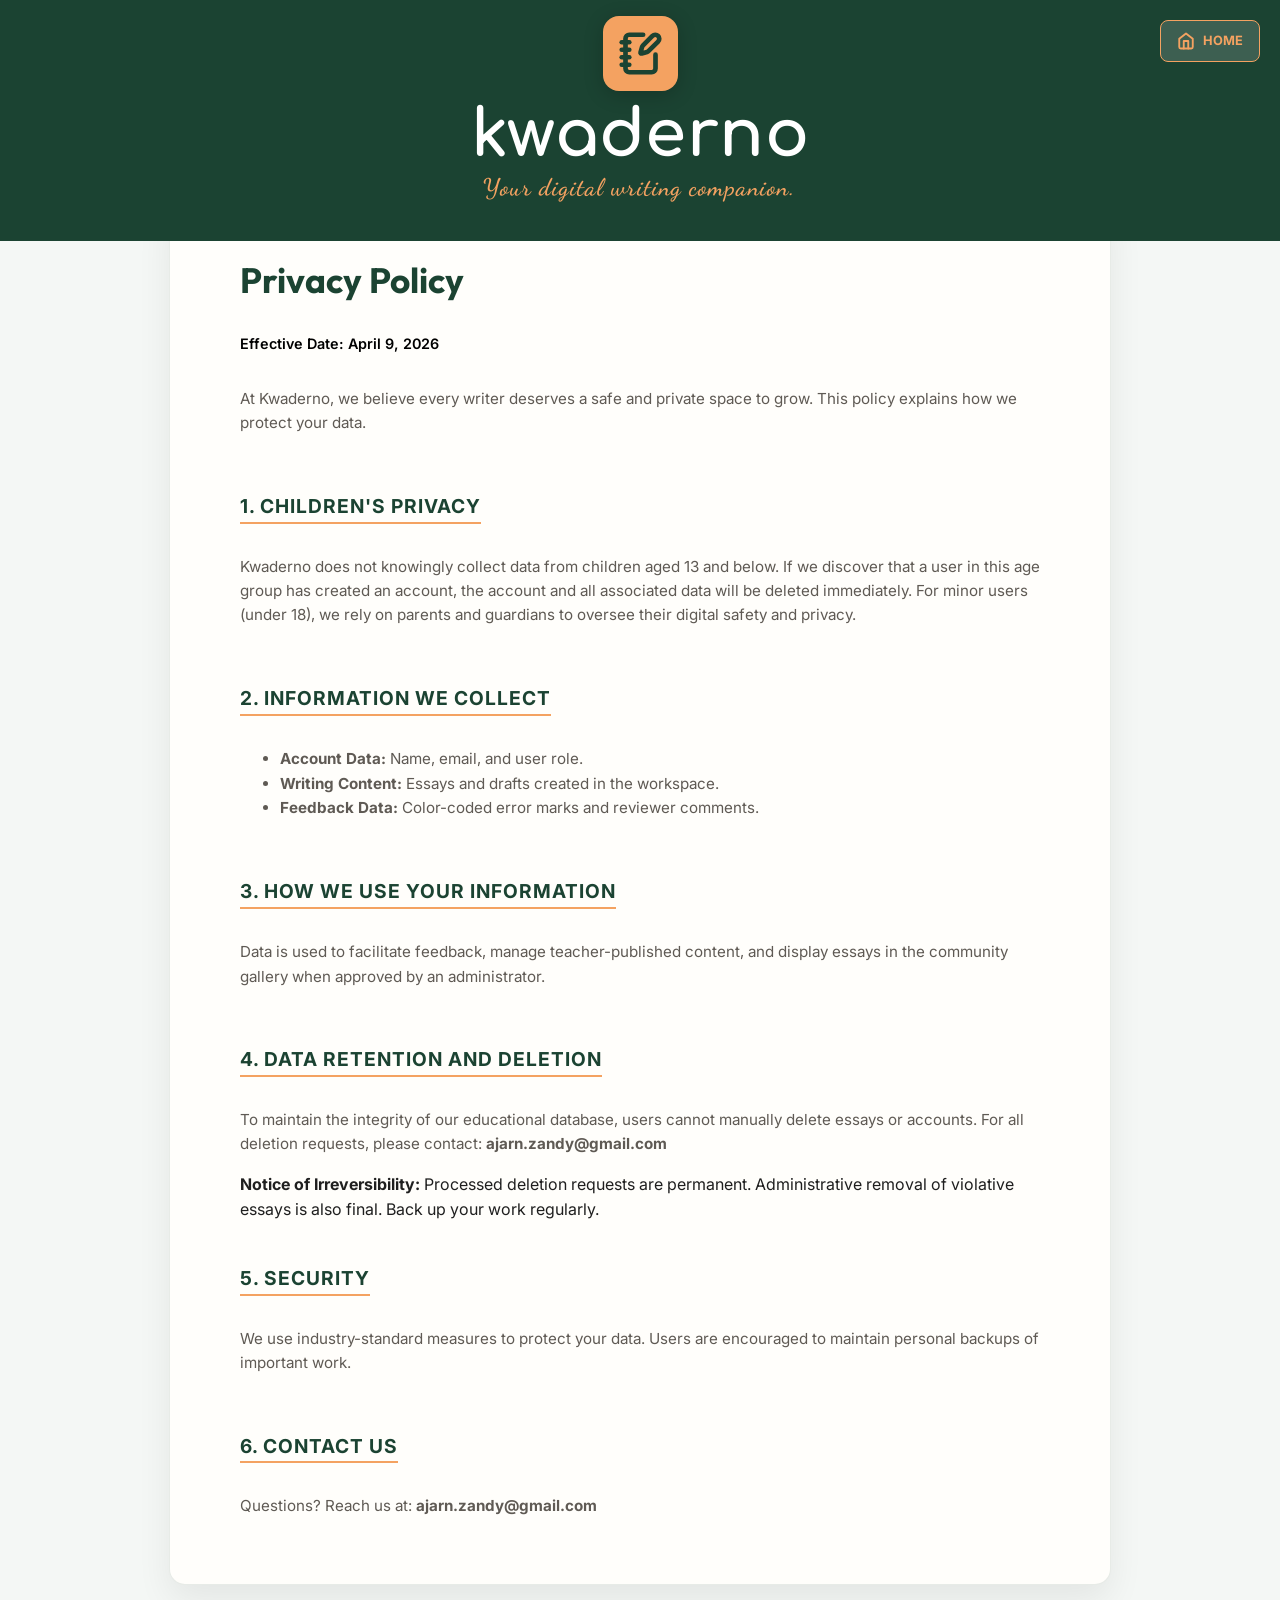
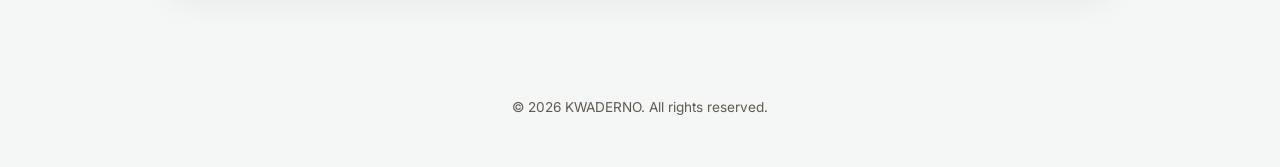
<file: privacy.html>
<!DOCTYPE html>
<html lang="en">
<head>
    <meta charset="UTF-8">
    <meta name="viewport" content="width=device-width, initial-scale=1.0">
    <title>Terms of Service — Kwaderno</title>
    <link href="https://fonts.googleapis.com/css2?family=Inter:wght@400;700;900&family=Outfit:wght@900&family=Lato:wght@400;700&display=swap" rel="stylesheet">
    <link href="https://fonts.googleapis.com/css2?family=Dancing+Script:wght@600&family=Inter:wght@400;700;900&display=swap" rel="stylesheet">
    <link href="https://fonts.googleapis.com/css2?family=Comfortaa:wght@300..700&display=swap" rel="stylesheet">
 <style>
:root {
    --deep-green: #1B4332;
    --squash: #F4A261;
    --paper: #fffefb;
    --ink: #1f1f1f;
    --muted: #5f5a54;
    --border: rgba(27, 67, 50, 0.1);
}
body { margin: 0; font-family: 'Inter', sans-serif; background: #f4f7f5; color: var(--ink); line-height: 1.6; }
header { background: var(--deep-green); color: white; padding: 1rem 0rem 0rem 0rem; display: flex; flex-direction: column; align-items: center; text-align: center; position: relative; }
.logo { width: 75px; height: 75px; background: var(--squash); border-radius: 16px; display: grid; place-items: center; color: var(--deep-green); margin-bottom: 0.5rem; box-shadow: 0 4px 20px rgba(0,0,0,0.2); }
.brand-text b { display: block; font-family: 'Comfortaa', serif; font-size: 4.1rem; letter-spacing: 0.4px; line-height: 1.1; margin-bottom: 0.2rem; font-weight: 900; text-transform: lowercase; }
.brand-text span { display: block; font-family: 'Dancing Script', cursive; font-size: 1.5rem; color: var(--squash); text-transform: none; letter-spacing: 1px; margin-top: -5px; font-weight: 600; }
.nav-home { position: absolute; top: 20px; right: 20px; background: rgba(255,255,255,0.15); border: 1px solid var(--squash); color: var(--squash); padding: 10px 16px; border-radius: 8px; font-size: 0.8rem; font-weight: 700; text-decoration: none; display: flex; align-items: center; gap: 8px; transition: 0.2s; }
.nav-home:hover { background: rgba(255,255,255,0.25); transform: translateY(-2px); }
.container { max-width: 800px; margin: -2.5rem auto 4rem auto; background: var(--paper); padding: 50px 70px; border-radius: 16px; box-shadow: 0 15px 35px rgba(0,0,0,0.07); border: 1px solid var(--border); }
h1 { color: var(--deep-green); font-family: 'Outfit', sans-serif; font-size: 2.2rem; margin-top: 0; }
h2 { color: var(--deep-green); border-bottom: 2px solid var(--squash); display: inline-block; margin-top: 2.5rem; font-size: 1.2rem; text-transform: uppercase; letter-spacing: 1px; }
p, li { color: var(--muted); font-size: 0.95rem; }
.last-updated { color: black; font-weight: 600; display: block; margin-bottom: 2rem; font-size: 0.9rem; }
footer { text-align: center; padding: 3rem; font-size: 0.85rem; color: var(--muted); }
@media (max-width: 768px) { .container { margin: 1rem; padding: 30px; } .nav-home span { display: none; } .brand-text b { font-size: 2.8rem; } }
</style>
</head>
<body>
   <header>
    <a href="index.html" class="nav-home">
        <svg xmlns="http://www.w3.org/2000/svg" width="18" height="18" viewBox="0 0 24 24" fill="none" stroke="currentColor" stroke-width="2.5" stroke-linecap="round" stroke-linejoin="round"><path d="m3 9 9-7 9 7v11a2 2 0 0 1-2 2H5a2 2 0 0 1-2-2z"/><polyline points="9 22 9 12 15 12 15 22"/></svg>
        <span>HOME</span>
    </a>
    <div class="logo">
      <svg xmlns="http://www.w3.org/2000/svg" width="45" height="45" viewBox="0 0 24 24" fill="none" stroke="var(--deep-green)" stroke-width="2.5" stroke-linecap="round" stroke-linejoin="round">
          <path d="M13.4 2H6a2 2 0 0 0-2 2v16a2 2 0 0 0 2 2h12a2 2 0 0 0 2-2v-7.4"/>
          <path d="M2 6h4"/><path d="M2 10h4"/><path d="M2 14h4"/><path d="M2 18h4"/>
          <path d="M21.378 5.626a1 1 0 1 0-3.004-3.004l-5.01 5.012a2 2 0 0 0-.506.854l-.837 2.87a.5.5 0 0 0 .62.62l2.87-.837a2 2 0 0 0 .854-.506z"/>
      </svg>
    </div>

    <div class="brand-text">
      <b>kwaderno</b>
      <span class="typing-demo">Your digital writing companion.</span>
      <span class="cursor">&nbsp;</span>
    </div>

  </div>

  <button id="nav-btn" class="nav-action" onclick="goBack()" style="display: none; align-items: center; gap: 8px;">
    <svg xmlns="http://www.w3.org/2000/svg" width="16" height="16" viewBox="0 0 24 24" fill="none" stroke="currentColor" stroke-width="2.5" stroke-linecap="round" stroke-linejoin="round" style="display: inline-block; vertical-align: middle;">
        <path d="m12 19-7-7 7-7"/><path d="M19 12H5"/>
    </svg>
    <span style="font-weight: 700; letter-spacing: 0.5px;">BACK</span>
  </button>
</header>
    <div class="container">
        <h1>Privacy Policy</h1>
        <span class="last-updated">Effective Date: April 9, 2026</span>
                
        <p>At Kwaderno, we believe every writer deserves a safe and private space to grow. This policy explains how we protect your data.</p>

        <h2>1. Children's Privacy</h2>
        <p>Kwaderno does not knowingly collect data from children aged 13 and below. If we discover that a user in this age group has created an account, the account and all associated data will be deleted immediately. For minor users (under 18), we rely on parents and guardians to oversee their digital safety and privacy.</p>

        <h2>2. Information We Collect</h2>
        <ul>
            <li><strong>Account Data:</strong> Name, email, and user role.</li>
            <li><strong>Writing Content:</strong> Essays and drafts created in the workspace.</li>
            <li><strong>Feedback Data:</strong> Color-coded error marks and reviewer comments.</li>
        </ul>

        <h2>3. How We Use Your Information</h2>
        <p>Data is used to facilitate feedback, manage teacher-published content, and display essays in the community gallery when approved by an administrator.</p>

        <h2>4. Data Retention and Deletion</h2>
        <p>To maintain the integrity of our educational database, users cannot manually delete essays or accounts. For all deletion requests, please contact: <strong>ajarn.zandy@gmail.com</strong></p>
        <div class="warning-box">
            <strong>Notice of Irreversibility:</strong>
            Processed deletion requests are permanent. Administrative removal of violative essays is also final. Back up your work regularly.
        </div>

        <h2>5. Security</h2>
        <p>We use industry-standard measures to protect your data. Users are encouraged to maintain personal backups of important work.</p>

        <h2>6. Contact Us</h2>
        <p>Questions? Reach us at: <strong>ajarn.zandy@gmail.com</strong></p>
    </div>
    <footer>© 2026 KWADERNO. All rights reserved.</footer>
</body>
</html>
</file>
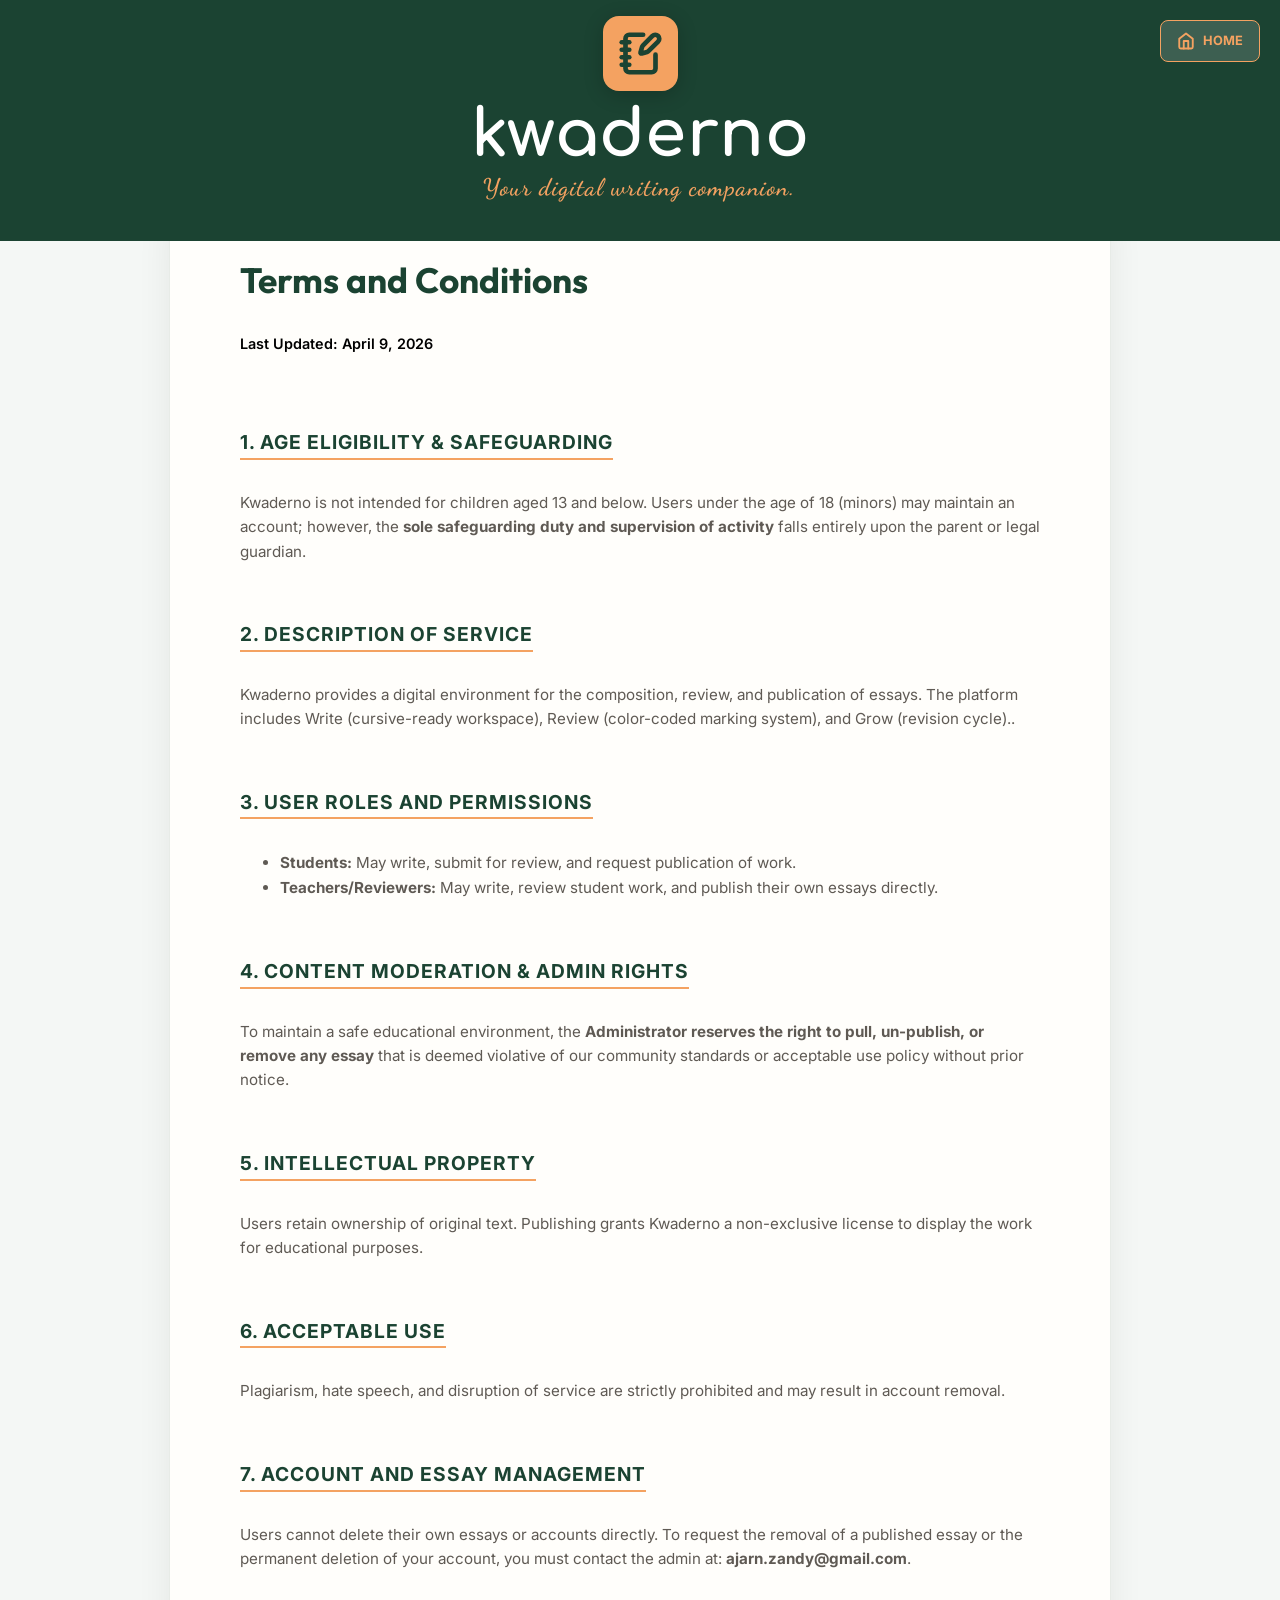
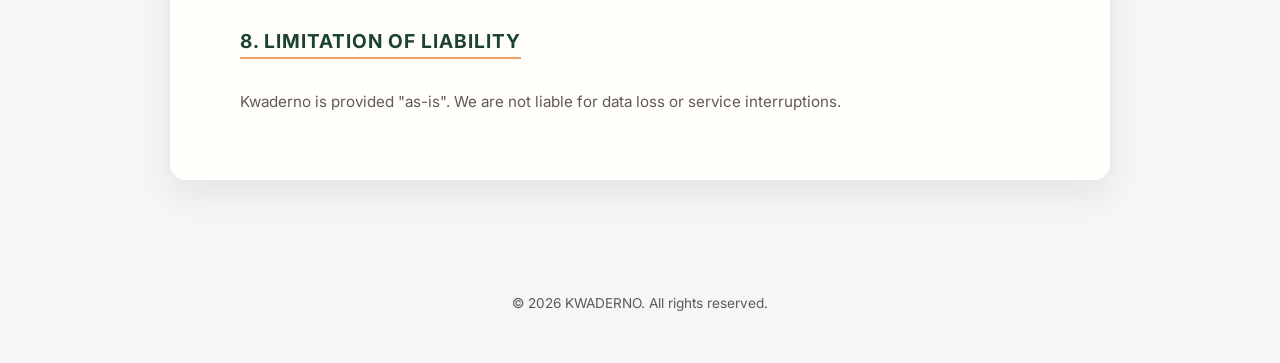
<file: terms.html>
<!DOCTYPE html>
<html lang="en">
<head>
    <meta charset="UTF-8">
    <meta name="viewport" content="width=device-width, initial-scale=1.0">
    <title>Terms of Service — Kwaderno</title>
    <link href="https://fonts.googleapis.com/css2?family=Inter:wght@400;700;900&family=Outfit:wght@900&family=Lato:wght@400;700&display=swap" rel="stylesheet">
    <link href="https://fonts.googleapis.com/css2?family=Dancing+Script:wght@600&family=Inter:wght@400;700;900&display=swap" rel="stylesheet">
    <link href="https://fonts.googleapis.com/css2?family=Comfortaa:wght@300..700&display=swap" rel="stylesheet">
 <style>
:root {
    --deep-green: #1B4332;
    --squash: #F4A261;
    --paper: #fffefb;
    --ink: #1f1f1f;
    --muted: #5f5a54;
    --border: rgba(27, 67, 50, 0.1);
}
body { margin: 0; font-family: 'Inter', sans-serif; background: #f4f7f5; color: var(--ink); line-height: 1.6; }
header { background: var(--deep-green); color: white; padding: 1rem 0rem 0rem 0rem; display: flex; flex-direction: column; align-items: center; text-align: center; position: relative; }
.logo { width: 75px; height: 75px; background: var(--squash); border-radius: 16px; display: grid; place-items: center; color: var(--deep-green); margin-bottom: 0.5rem; box-shadow: 0 4px 20px rgba(0,0,0,0.2); }
.brand-text b { display: block; font-family: 'Comfortaa', serif; font-size: 4.1rem; letter-spacing: 0.4px; line-height: 1.1; margin-bottom: 0.2rem; font-weight: 900; text-transform: lowercase; }
.brand-text span { display: block; font-family: 'Dancing Script', cursive; font-size: 1.5rem; color: var(--squash); text-transform: none; letter-spacing: 1px; margin-top: -5px; font-weight: 600; }
.nav-home { position: absolute; top: 20px; right: 20px; background: rgba(255,255,255,0.15); border: 1px solid var(--squash); color: var(--squash); padding: 10px 16px; border-radius: 8px; font-size: 0.8rem; font-weight: 700; text-decoration: none; display: flex; align-items: center; gap: 8px; transition: 0.2s; }
.nav-home:hover { background: rgba(255,255,255,0.25); transform: translateY(-2px); }
.container { max-width: 800px; margin: -2.5rem auto 4rem auto; background: var(--paper); padding: 50px 70px; border-radius: 16px; box-shadow: 0 15px 35px rgba(0,0,0,0.07); border: 1px solid var(--border); }
h1 { color: var(--deep-green); font-family: 'Outfit', sans-serif; font-size: 2.2rem; margin-top: 0; }
h2 { color: var(--deep-green); border-bottom: 2px solid var(--squash); display: inline-block; margin-top: 2.5rem; font-size: 1.2rem; text-transform: uppercase; letter-spacing: 1px; }
p, li { color: var(--muted); font-size: 0.95rem; }
.last-updated { color: black; font-weight: 600; display: block; margin-bottom: 2rem; font-size: 0.9rem; }
footer { text-align: center; padding: 3rem; font-size: 0.85rem; color: var(--muted); }
@media (max-width: 768px) { .container { margin: 1rem; padding: 30px; } .nav-home span { display: none; } .brand-text b { font-size: 2.8rem; } }
</style>
</head>
<body>
   <header>
    <a href="index.html" class="nav-home">
        <svg xmlns="http://www.w3.org/2000/svg" width="18" height="18" viewBox="0 0 24 24" fill="none" stroke="currentColor" stroke-width="2.5" stroke-linecap="round" stroke-linejoin="round"><path d="m3 9 9-7 9 7v11a2 2 0 0 1-2 2H5a2 2 0 0 1-2-2z"/><polyline points="9 22 9 12 15 12 15 22"/></svg>
        <span>HOME</span>
    </a>
    <div class="logo">
      <svg xmlns="http://www.w3.org/2000/svg" width="45" height="45" viewBox="0 0 24 24" fill="none" stroke="var(--deep-green)" stroke-width="2.5" stroke-linecap="round" stroke-linejoin="round">
          <path d="M13.4 2H6a2 2 0 0 0-2 2v16a2 2 0 0 0 2 2h12a2 2 0 0 0 2-2v-7.4"/>
          <path d="M2 6h4"/><path d="M2 10h4"/><path d="M2 14h4"/><path d="M2 18h4"/>
          <path d="M21.378 5.626a1 1 0 1 0-3.004-3.004l-5.01 5.012a2 2 0 0 0-.506.854l-.837 2.87a.5.5 0 0 0 .62.62l2.87-.837a2 2 0 0 0 .854-.506z"/>
      </svg>
    </div>

    <div class="brand-text">
      <b>kwaderno</b>
      <span class="typing-demo">Your digital writing companion.</span>
      <span class="cursor">&nbsp;</span>
    </div>

  </div>

  <button id="nav-btn" class="nav-action" onclick="goBack()" style="display: none; align-items: center; gap: 8px;">
    <svg xmlns="http://www.w3.org/2000/svg" width="16" height="16" viewBox="0 0 24 24" fill="none" stroke="currentColor" stroke-width="2.5" stroke-linecap="round" stroke-linejoin="round" style="display: inline-block; vertical-align: middle;">
        <path d="m12 19-7-7 7-7"/><path d="M19 12H5"/>
    </svg>
    <span style="font-weight: 700; letter-spacing: 0.5px;">BACK</span>
  </button>
</header>
    <div class="container">
        <h1>Terms and Conditions</h1>
        <span class="last-updated">Last Updated: April 9, 2026</span>

        <h2>1. Age Eligibility & Safeguarding</h2>
        <p>Kwaderno is not intended for children aged 13 and below. Users under the age of 18 (minors) may maintain an account; however, the <strong>sole safeguarding duty and supervision of activity</strong> falls entirely upon the parent or legal guardian.</p>

        <h2>2. Description of Service</h2>
        <p>Kwaderno provides a digital environment for the composition, review, and publication of essays. The platform includes Write (cursive-ready workspace), Review (color-coded marking system), and Grow (revision cycle)..</p>

        <h2>3. User Roles and Permissions</h2>
        <ul>
            <li><strong>Students:</strong> May write, submit for review, and request publication of work.</li>
            <li><strong>Teachers/Reviewers:</strong> May write, review student work, and publish their own essays directly.</li>
        </ul>

        <h2>4. Content Moderation & Admin Rights</h2>
        <p>To maintain a safe educational environment, the <strong>Administrator reserves the right to pull, un-publish, or remove any essay</strong> that is deemed violative of our community standards or acceptable use policy without prior notice.</p>

        <h2>5. Intellectual Property</h2>
        <p>Users retain ownership of original text. Publishing grants Kwaderno a non-exclusive license to display the work for educational purposes.</p>

        <h2>6. Acceptable Use</h2>
        <p>Plagiarism, hate speech, and disruption of service are strictly prohibited and may result in account removal.</p>

        <h2>7. Account and Essay Management</h2>
        <p>Users cannot delete their own essays or accounts directly. To request the removal of a published essay or the permanent deletion of your account, you must contact the admin at: <strong>ajarn.zandy@gmail.com</strong>.</p>

        <h2>8. Limitation of Liability</h2>
        <p>Kwaderno is provided "as-is". We are not liable for data loss or service interruptions.</p>
    </div>
    <footer>© 2026 KWADERNO. All rights reserved.</footer>
</body>
</html>
</file>
